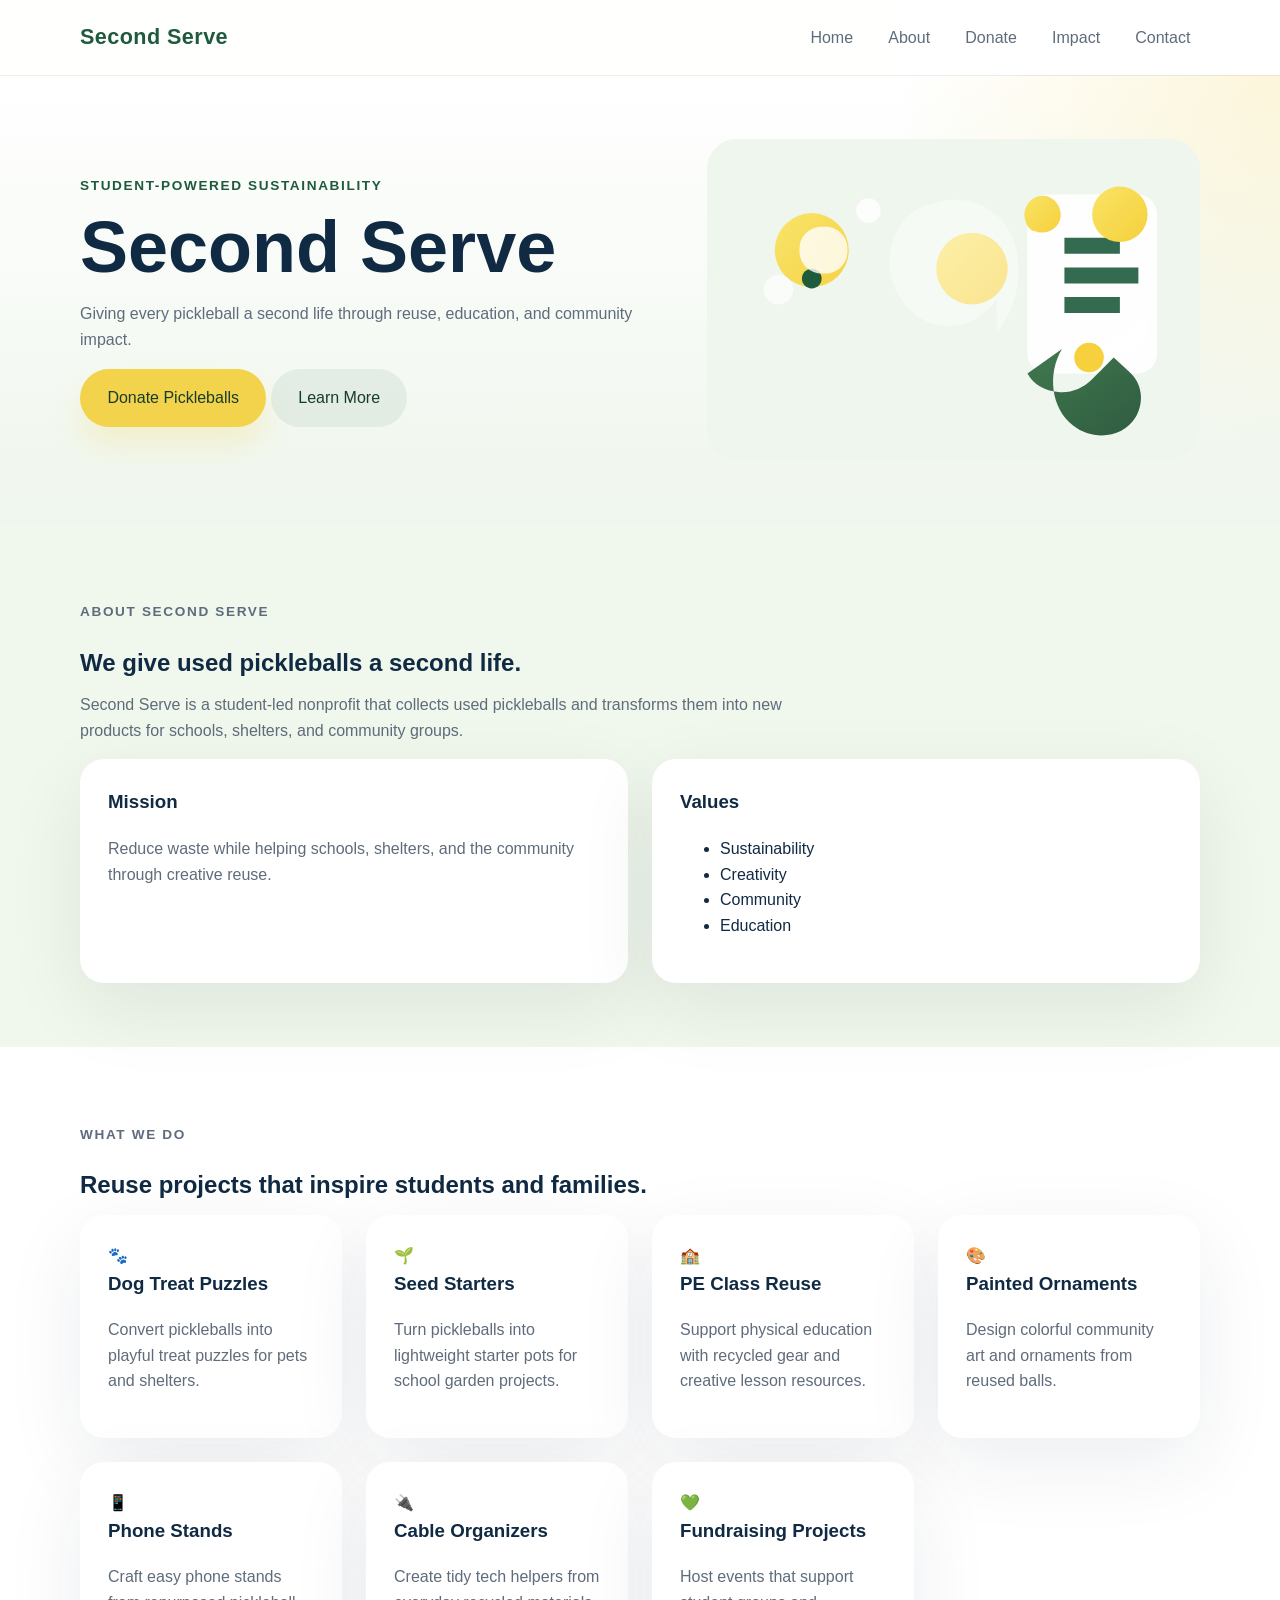
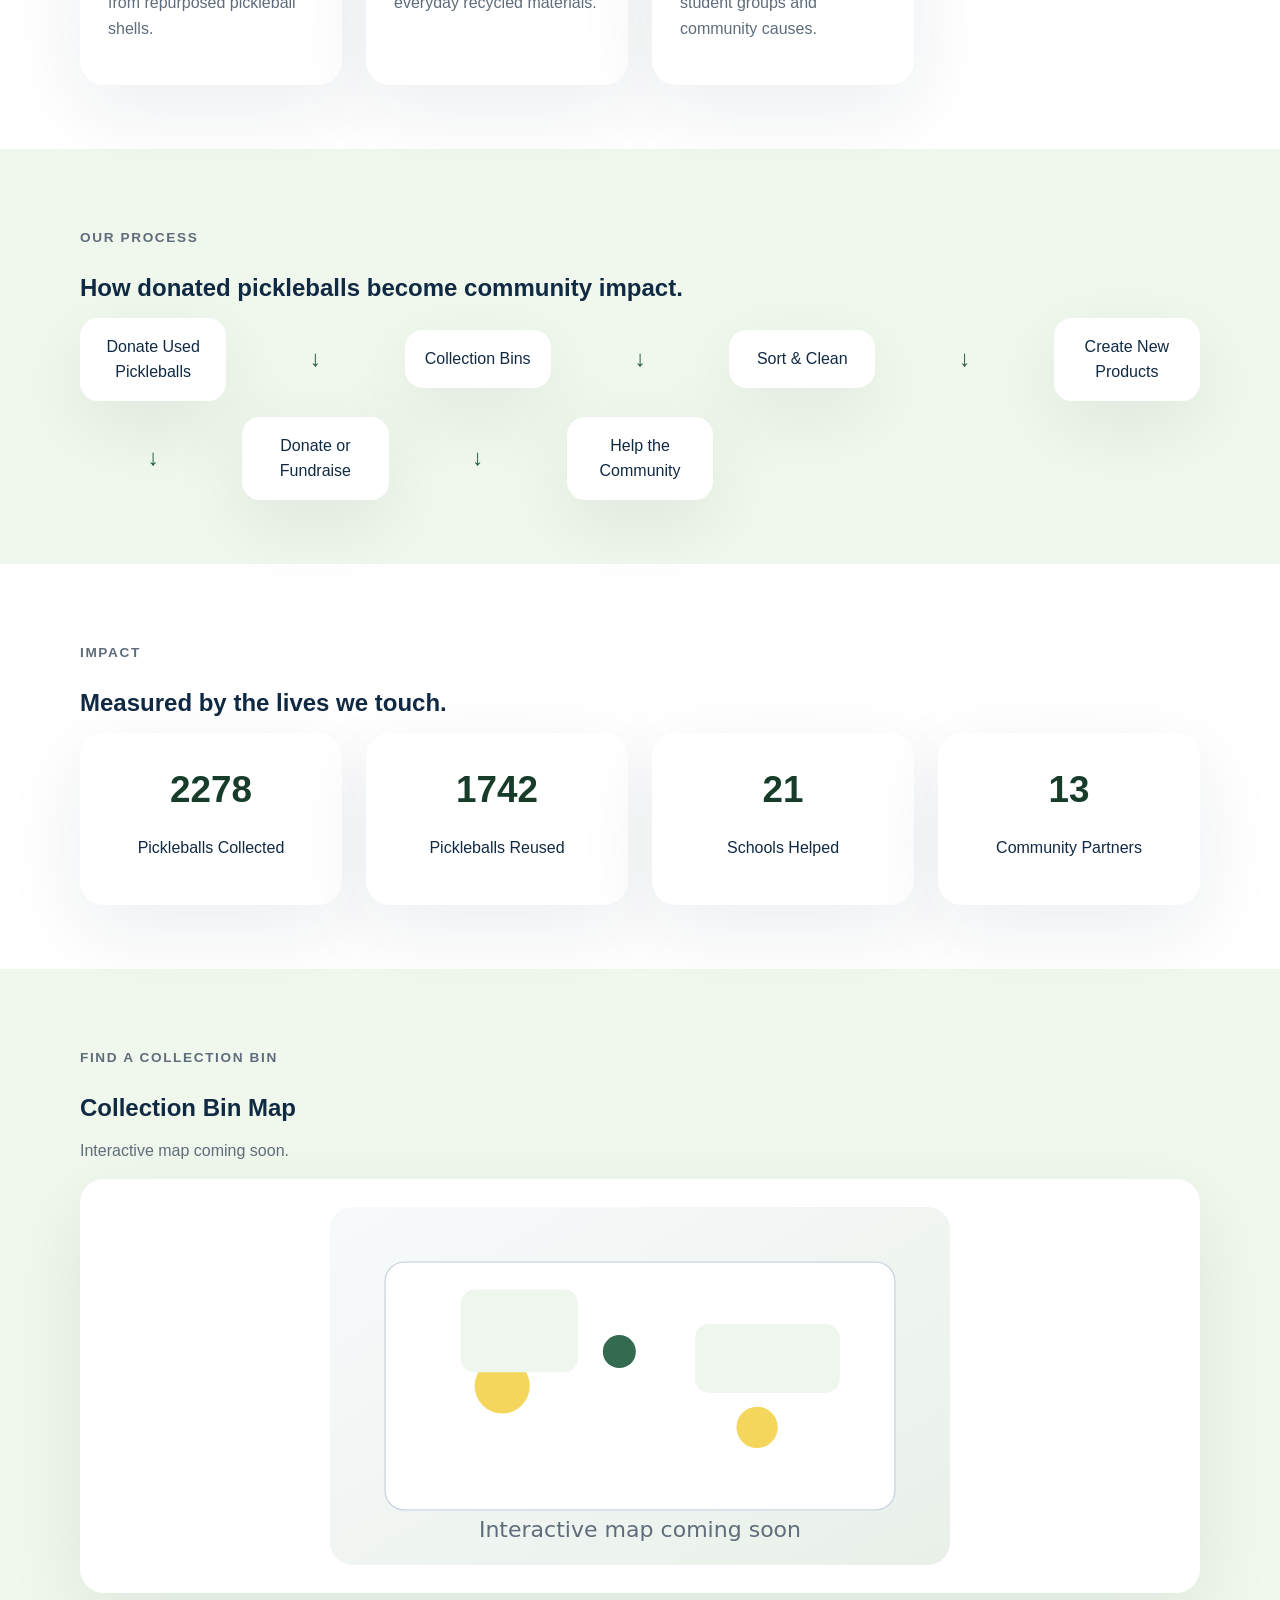
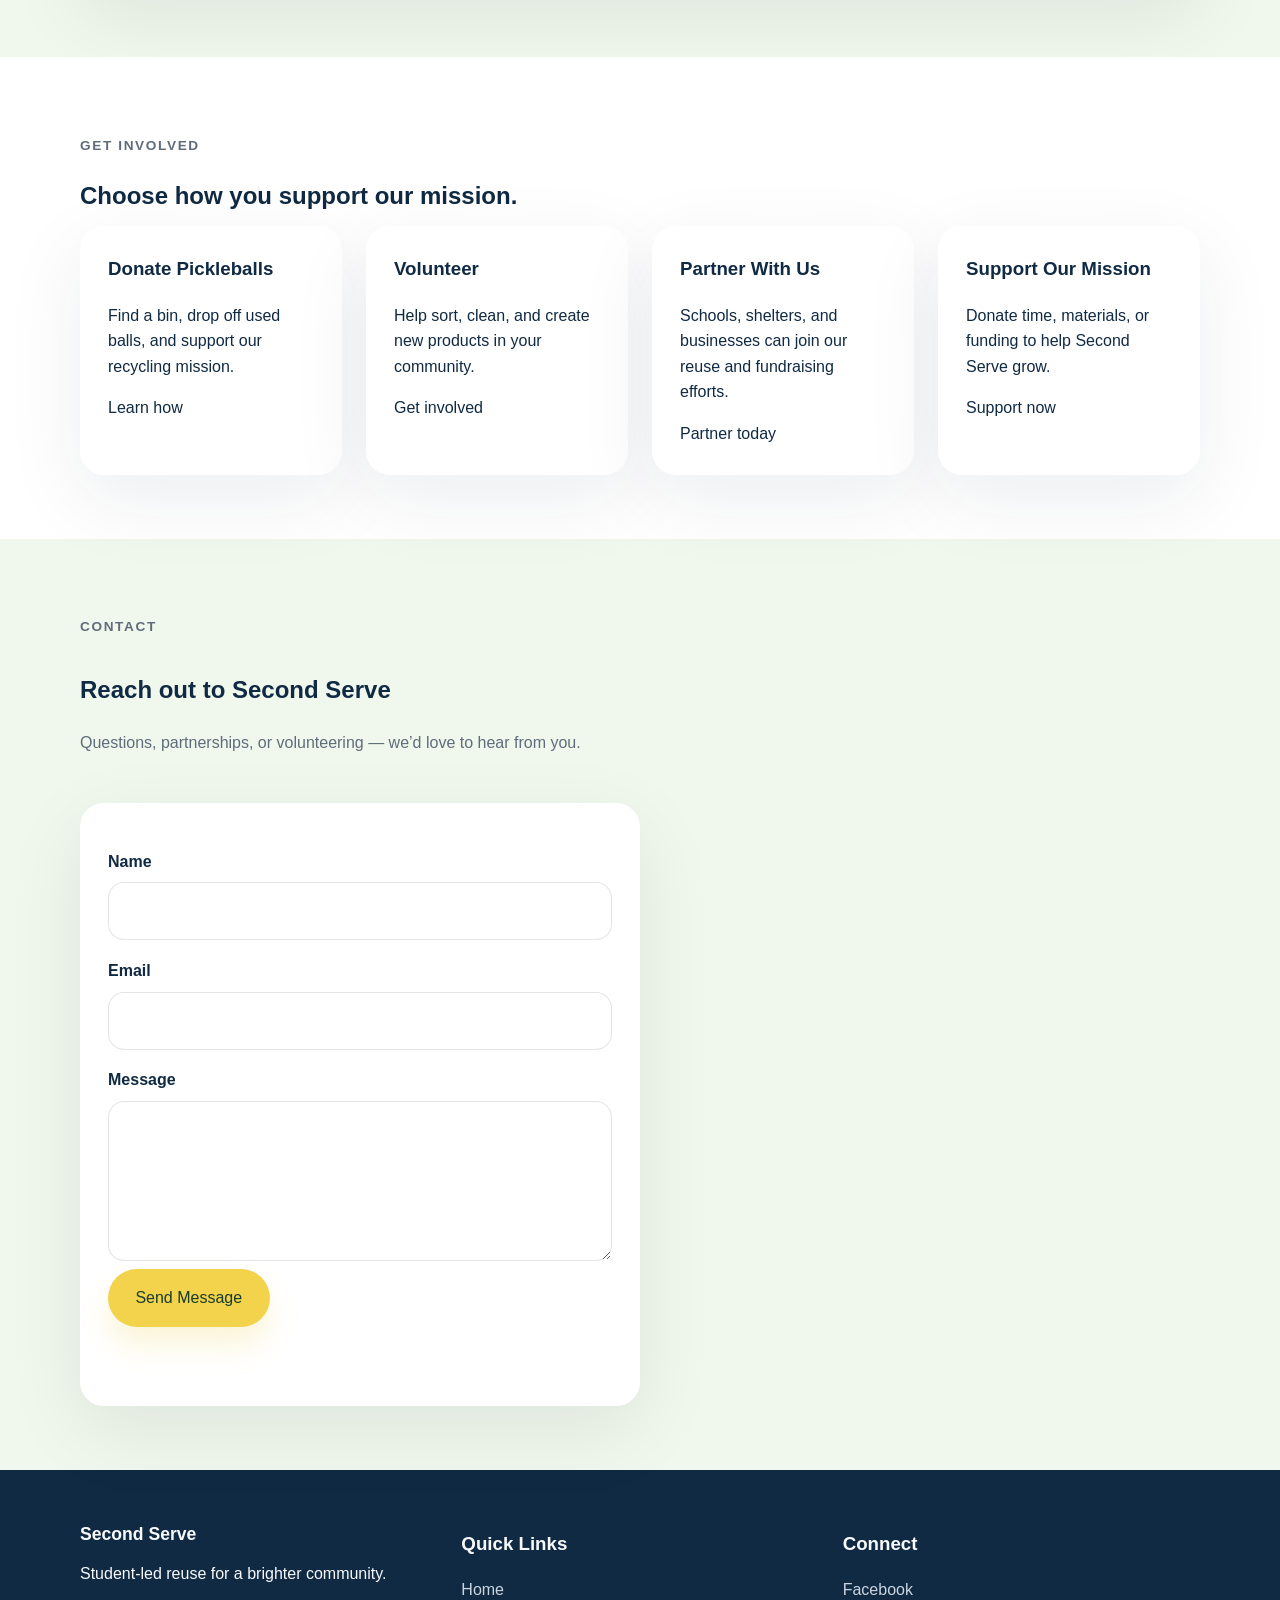
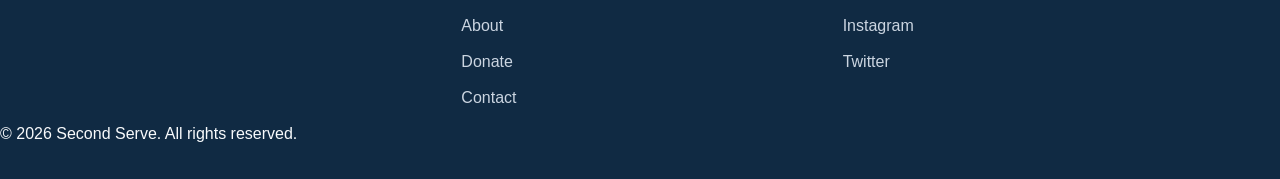
<file: index.html>
<!DOCTYPE html>
<html lang="en">
<head>
  <meta charset="UTF-8">
  <meta name="viewport" content="width=device-width, initial-scale=1.0">
  <title>Second Serve | Giving Every Pickleball a Second Life</title>
  <meta name="description" content="Second Serve is a student-led nonprofit giving used pickleballs a second life through reuse, education, and community support.">
  <meta property="og:title" content="Second Serve | Giving Every Pickleball a Second Life">
  <meta property="og:description" content="A student-run nonprofit reusing used pickleballs for schools, shelters, and community projects.">
  <meta property="og:type" content="website">
  <meta property="og:image" content="images/hero.svg">
  <link rel="icon" href="images/favicon.svg" type="image/svg+xml">
  <link rel="stylesheet" href="css/style.css">
</head>
<body>
  <header class="site-header">
    <div class="container header-inner">
      <a class="brand" href="index.html">Second Serve</a>
      <nav id="main-navigation" class="site-nav" aria-label="Main navigation">
        <a href="index.html">Home</a>
        <a href="about.html">About</a>
        <a href="donate.html">Donate</a>
        <a href="impact.html">Impact</a>
        <a href="contact.html">Contact</a>
      </nav>
    </div>
  </header>

  <main>
    <section class="hero section-primary" id="home">
      <div class="container hero-grid">
        <div class="hero-copy scroll-fade">
          <span class="eyebrow">Student-powered sustainability</span>
          <h1>Second Serve</h1>
          <p>Giving every pickleball a second life through reuse, education, and community impact.</p>
          <div class="hero-actions">
            <a class="button button-primary" href="donate.html">Donate Pickleballs</a>
            <a class="button button-secondary" href="#about">Learn More</a>
          </div>
        </div>
        <div class="hero-visual scroll-fade">
          <img src="images/hero.svg" alt="Illustration of pickleballs being transformed into new community items" loading="lazy">
        </div>
      </div>
    </section>

    <section class="section-light" id="about">
      <div class="container">
        <div class="section-header scroll-fade">
          <p class="eyebrow">About Second Serve</p>
          <h2>We give used pickleballs a second life.</h2>
          <p>Second Serve is a student-led nonprofit that collects used pickleballs and transforms them into new products for schools, shelters, and community groups.</p>
        </div>
        <div class="about-grid scroll-fade">
          <div class="feature-card">
            <h3>Mission</h3>
            <p>Reduce waste while helping schools, shelters, and the community through creative reuse.</p>
          </div>
          <div class="feature-card">
            <h3>Values</h3>
            <ul>
              <li>Sustainability</li>
              <li>Creativity</li>
              <li>Community</li>
              <li>Education</li>
            </ul>
          </div>
        </div>
      </div>
    </section>

    <section class="section-white" id="work">
      <div class="container">
        <div class="section-header scroll-fade">
          <p class="eyebrow">What We Do</p>
          <h2>Reuse projects that inspire students and families.</h2>
        </div>
        <div class="grid cards-grid">
          <article class="info-card scroll-fade">
            <div class="icon">🐾</div>
            <h3>Dog Treat Puzzles</h3>
            <p>Convert pickleballs into playful treat puzzles for pets and shelters.</p>
          </article>
          <article class="info-card scroll-fade">
            <div class="icon">🌱</div>
            <h3>Seed Starters</h3>
            <p>Turn pickleballs into lightweight starter pots for school garden projects.</p>
          </article>
          <article class="info-card scroll-fade">
            <div class="icon">🏫</div>
            <h3>PE Class Reuse</h3>
            <p>Support physical education with recycled gear and creative lesson resources.</p>
          </article>
          <article class="info-card scroll-fade">
            <div class="icon">🎨</div>
            <h3>Painted Ornaments</h3>
            <p>Design colorful community art and ornaments from reused balls.</p>
          </article>
          <article class="info-card scroll-fade">
            <div class="icon">📱</div>
            <h3>Phone Stands</h3>
            <p>Craft easy phone stands from repurposed pickleball shells.</p>
          </article>
          <article class="info-card scroll-fade">
            <div class="icon">🔌</div>
            <h3>Cable Organizers</h3>
            <p>Create tidy tech helpers from everyday recycled materials.</p>
          </article>
          <article class="info-card scroll-fade">
            <div class="icon">💚</div>
            <h3>Fundraising Projects</h3>
            <p>Host events that support student groups and community causes.</p>
          </article>
        </div>
      </div>
    </section>

    <section class="section-light" id="process">
      <div class="container">
        <div class="section-header scroll-fade">
          <p class="eyebrow">Our Process</p>
          <h2>How donated pickleballs become community impact.</h2>
        </div>
        <div class="timeline scroll-fade" aria-label="Second Serve process timeline">
          <div class="timeline-step">Donate Used Pickleballs</div>
          <div class="timeline-separator">↓</div>
          <div class="timeline-step">Collection Bins</div>
          <div class="timeline-separator">↓</div>
          <div class="timeline-step">Sort & Clean</div>
          <div class="timeline-separator">↓</div>
          <div class="timeline-step">Create New Products</div>
          <div class="timeline-separator">↓</div>
          <div class="timeline-step">Donate or Fundraise</div>
          <div class="timeline-separator">↓</div>
          <div class="timeline-step">Help the Community</div>
        </div>
      </div>
    </section>

    <section class="section-white" id="impact">
      <div class="container">
        <div class="section-header scroll-fade">
          <p class="eyebrow">Impact</p>
          <h2>Measured by the lives we touch.</h2>
        </div>
        <div class="grid impact-grid scroll-fade">
          <div class="impact-card">
            <p class="impact-value" data-target="2480">0</p>
            <p>Pickleballs Collected</p>
          </div>
          <div class="impact-card">
            <p class="impact-value" data-target="1940">0</p>
            <p>Pickleballs Reused</p>
          </div>
          <div class="impact-card">
            <p class="impact-value" data-target="22">0</p>
            <p>Schools Helped</p>
          </div>
          <div class="impact-card">
            <p class="impact-value" data-target="14">0</p>
            <p>Community Partners</p>
          </div>
        </div>
      </div>
    </section>

    <section class="section-light" id="map">
      <div class="container">
        <div class="section-header scroll-fade">
          <p class="eyebrow">Find a Collection Bin</p>
          <h2>Collection Bin Map</h2>
          <p>Interactive map coming soon.</p>
        </div>
        <div class="map-placeholder scroll-fade">
          <img src="images/map-placeholder.svg" alt="Interactive map coming soon" loading="lazy">
        </div>
      </div>
    </section>

    <section class="section-white" id="involved">
      <div class="container">
        <div class="section-header scroll-fade">
          <p class="eyebrow">Get Involved</p>
          <h2>Choose how you support our mission.</h2>
        </div>
        <div class="grid cards-grid">
          <article class="action-card scroll-fade">
            <h3>Donate Pickleballs</h3>
            <p>Find a bin, drop off used balls, and support our recycling mission.</p>
            <a href="donate.html">Learn how</a>
          </article>
          <article class="action-card scroll-fade">
            <h3>Volunteer</h3>
            <p>Help sort, clean, and create new products in your community.</p>
            <a href="contact.html">Get involved</a>
          </article>
          <article class="action-card scroll-fade">
            <h3>Partner With Us</h3>
            <p>Schools, shelters, and businesses can join our reuse and fundraising efforts.</p>
            <a href="contact.html">Partner today</a>
          </article>
          <article class="action-card scroll-fade">
            <h3>Support Our Mission</h3>
            <p>Donate time, materials, or funding to help Second Serve grow.</p>
            <a href="contact.html">Support now</a>
          </article>
        </div>
      </div>
    </section>

    <section class="section-light" id="contact">
      <div class="container contact-section scroll-fade">
        <div class="contact-copy">
          <p class="eyebrow">Contact</p>
          <h2>Reach out to Second Serve</h2>
          <p>Questions, partnerships, or volunteering — we’d love to hear from you.</p>
        </div>
        <form id="contact-form" class="contact-form" novalidate>
          <label for="name">Name</label>
          <input type="text" id="name" name="name" required>

          <label for="email">Email</label>
          <input type="email" id="email" name="email" required>

          <label for="message">Message</label>
          <textarea id="message" name="message" rows="5" required></textarea>

          <button class="button button-primary" type="submit">Send Message</button>
          <p id="form-success" class="form-success" aria-live="polite"></p>
        </form>
      </div>
    </section>
  </main>

  <footer class="site-footer">
    <div class="container footer-grid">
      <div>
        <p class="footer-brand">Second Serve</p>
        <p>Student-led reuse for a brighter community.</p>
      </div>
      <div>
        <h3>Quick Links</h3>
        <nav class="footer-nav" aria-label="Footer navigation">
          <a href="index.html">Home</a>
          <a href="about.html">About</a>
          <a href="donate.html">Donate</a>
          <a href="contact.html">Contact</a>
        </nav>
      </div>
      <div>
        <h3>Connect</h3>
        <div class="social-links">
          <a href="#" aria-label="Follow us on Facebook">Facebook</a>
          <a href="#" aria-label="Follow us on Instagram">Instagram</a>
          <a href="#" aria-label="Follow us on Twitter">Twitter</a>
        </div>
      </div>
    </div>
    <p class="copyright">© 2026 Second Serve. All rights reserved.</p>
  </footer>

  <script src="js/script.js"></script>
</body>
</html>
</file>
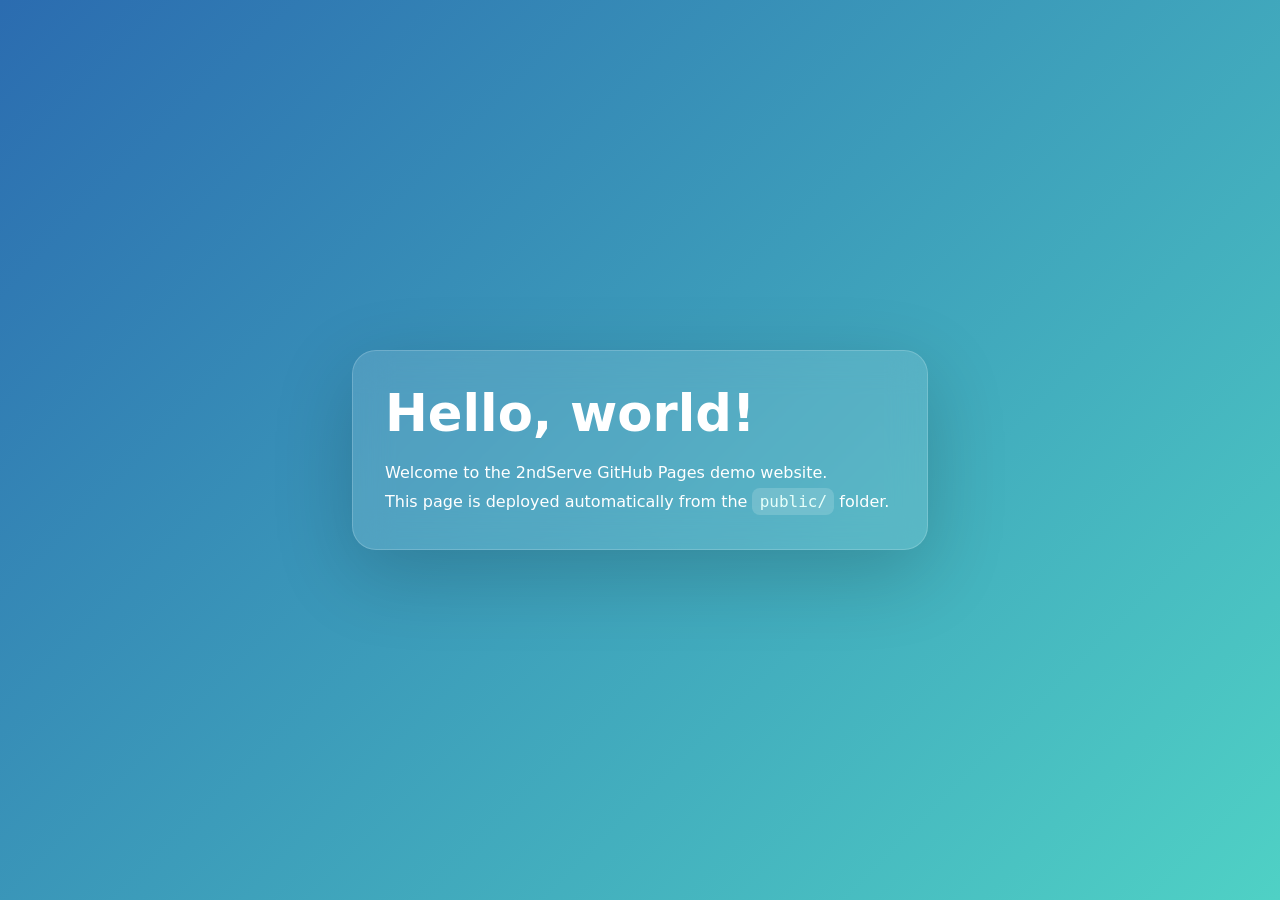
<file: public/index.html>
<!DOCTYPE html>
<html lang="en">
<head>
  <meta charset="UTF-8">
  <meta name="viewport" content="width=device-width, initial-scale=1.0">
  <title>2ndServe Hello World</title>
  <link rel="stylesheet" href="style.css">
</head>
<body>
  <main>
    <div class="card">
      <h1>Hello, world!</h1>
      <p>Welcome to the 2ndServe GitHub Pages demo website.</p>
      <p>This page is deployed automatically from the <code>public/</code> folder.</p>
    </div>
  </main>
</body>
</html>
</file>
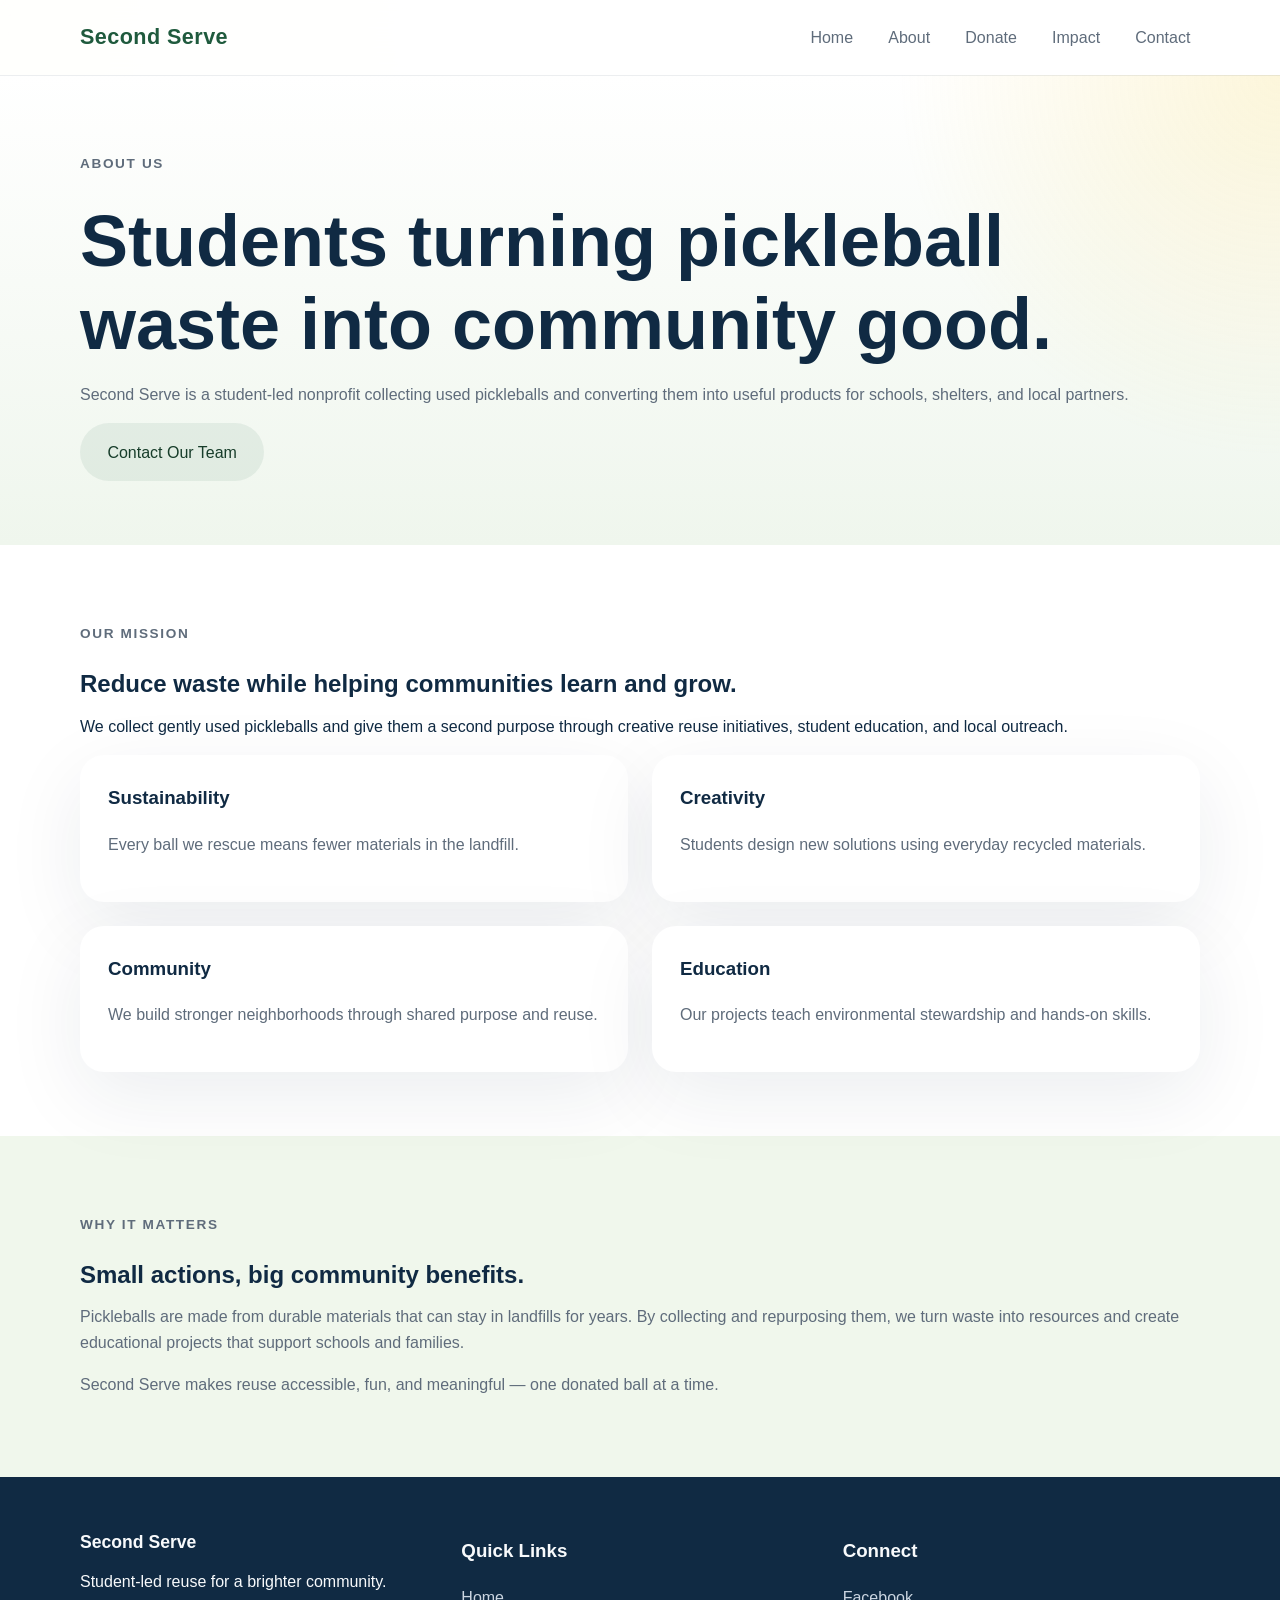
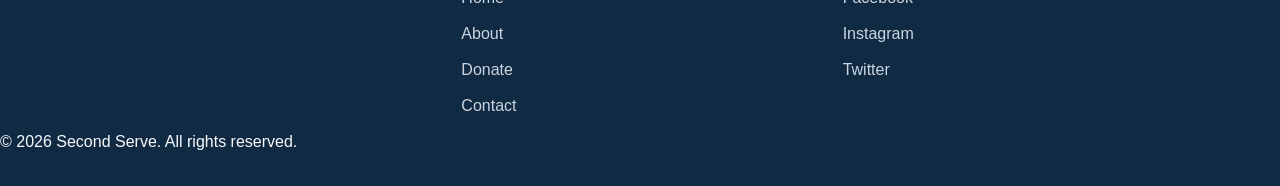
<file: about.html>
<!DOCTYPE html>
<html lang="en">
<head>
  <meta charset="UTF-8">
  <meta name="viewport" content="width=device-width, initial-scale=1.0">
  <title>About | Second Serve</title>
  <meta name="description" content="Learn about Second Serve, a student-led nonprofit that gives used pickleballs a second life for schools and communities.">
  <meta property="og:title" content="About Second Serve">
  <meta property="og:description" content="Learn about our mission, values, and community impact.">
  <link rel="icon" href="images/favicon.svg" type="image/svg+xml">
  <link rel="stylesheet" href="css/style.css">
</head>
<body>
  <header class="site-header">
    <div class="container header-inner">
      <a class="brand" href="index.html">Second Serve</a>
      <nav id="main-navigation" class="site-nav" aria-label="Main navigation">
        <a href="index.html">Home</a>
        <a href="about.html">About</a>
        <a href="donate.html">Donate</a>
        <a href="impact.html">Impact</a>
        <a href="contact.html">Contact</a>
      </nav>
    </div>
  </header>

  <main>
    <section class="section-primary page-hero">
      <div class="container">
        <div class="page-hero-copy scroll-fade">
          <p class="eyebrow">About Us</p>
          <h1>Students turning pickleball waste into community good.</h1>
          <p>Second Serve is a student-led nonprofit collecting used pickleballs and converting them into useful products for schools, shelters, and local partners.</p>
          <a class="button button-secondary" href="contact.html">Contact Our Team</a>
        </div>
      </div>
    </section>

    <section class="section-white" id="mission">
      <div class="container">
        <div class="section-header scroll-fade">
          <p class="eyebrow">Our Mission</p>
          <h2>Reduce waste while helping communities learn and grow.</h2>
        </div>
        <p class="scroll-fade">We collect gently used pickleballs and give them a second purpose through creative reuse initiatives, student education, and local outreach.</p>
        <div class="about-grid scroll-fade">
          <div class="feature-card">
            <h3>Sustainability</h3>
            <p>Every ball we rescue means fewer materials in the landfill.</p>
          </div>
          <div class="feature-card">
            <h3>Creativity</h3>
            <p>Students design new solutions using everyday recycled materials.</p>
          </div>
          <div class="feature-card">
            <h3>Community</h3>
            <p>We build stronger neighborhoods through shared purpose and reuse.</p>
          </div>
          <div class="feature-card">
            <h3>Education</h3>
            <p>Our projects teach environmental stewardship and hands-on skills.</p>
          </div>
        </div>
      </div>
    </section>

    <section class="section-light" id="story">
      <div class="container">
        <div class="section-header scroll-fade">
          <p class="eyebrow">Why It Matters</p>
          <h2>Small actions, big community benefits.</h2>
        </div>
        <div class="text-block scroll-fade">
          <p>Pickleballs are made from durable materials that can stay in landfills for years. By collecting and repurposing them, we turn waste into resources and create educational projects that support schools and families.</p>
          <p>Second Serve makes reuse accessible, fun, and meaningful — one donated ball at a time.</p>
        </div>
      </div>
    </section>
  </main>

  <footer class="site-footer">
    <div class="container footer-grid">
      <div>
        <p class="footer-brand">Second Serve</p>
        <p>Student-led reuse for a brighter community.</p>
      </div>
      <div>
        <h3>Quick Links</h3>
        <nav class="footer-nav" aria-label="Footer navigation">
          <a href="index.html">Home</a>
          <a href="about.html">About</a>
          <a href="donate.html">Donate</a>
          <a href="contact.html">Contact</a>
        </nav>
      </div>
      <div>
        <h3>Connect</h3>
        <div class="social-links">
          <a href="#">Facebook</a>
          <a href="#">Instagram</a>
          <a href="#">Twitter</a>
        </div>
      </div>
    </div>
    <p class="copyright">© 2026 Second Serve. All rights reserved.</p>
  </footer>

  <script src="js/script.js"></script>
</body>
</html>
</file>
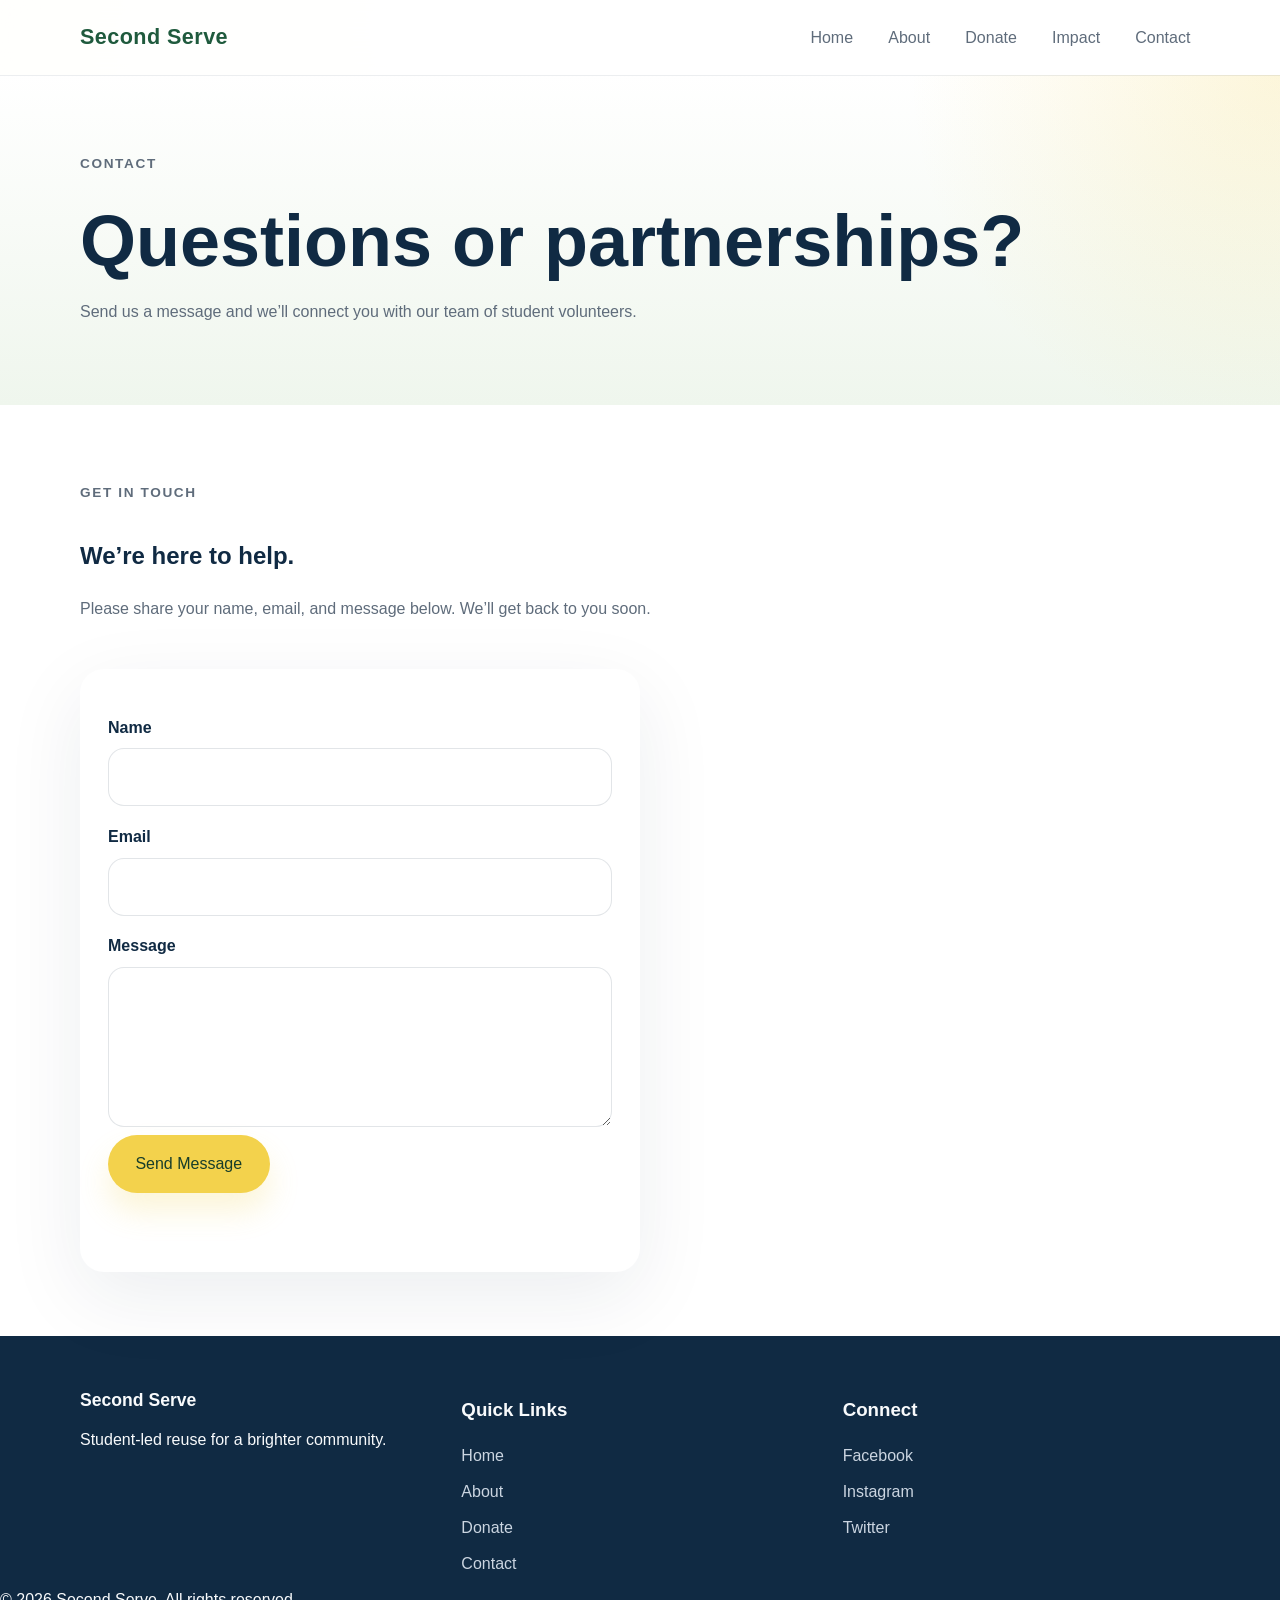
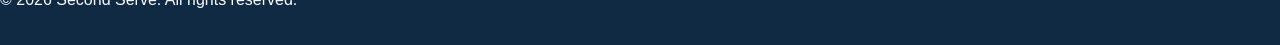
<file: contact.html>
<!DOCTYPE html>
<html lang="en">
<head>
  <meta charset="UTF-8">
  <meta name="viewport" content="width=device-width, initial-scale=1.0">
  <title>Contact | Second Serve</title>
  <meta name="description" content="Contact Second Serve to donate pickleballs, volunteer, or partner with our student-led nonprofit.">
  <meta property="og:title" content="Contact Second Serve">
  <meta property="og:description" content="Reach out to Second Serve for donations, volunteering, and partnerships.">
  <link rel="icon" href="images/favicon.svg" type="image/svg+xml">
  <link rel="stylesheet" href="css/style.css">
</head>
<body>
  <header class="site-header">
    <div class="container header-inner">
      <a class="brand" href="index.html">Second Serve</a>
      <nav id="main-navigation" class="site-nav" aria-label="Main navigation">
        <a href="index.html">Home</a>
        <a href="about.html">About</a>
        <a href="donate.html">Donate</a>
        <a href="impact.html">Impact</a>
        <a href="contact.html">Contact</a>
      </nav>
    </div>
  </header>

  <main>
    <section class="section-primary page-hero">
      <div class="container">
        <div class="page-hero-copy scroll-fade">
          <p class="eyebrow">Contact</p>
          <h1>Questions or partnerships?</h1>
          <p>Send us a message and we’ll connect you with our team of student volunteers.</p>
        </div>
      </div>
    </section>

    <section class="section-white" id="contact-form-section">
      <div class="container contact-section scroll-fade">
        <div class="contact-copy">
          <p class="eyebrow">Get in touch</p>
          <h2>We’re here to help.</h2>
          <p>Please share your name, email, and message below. We’ll get back to you soon.</p>
        </div>
        <form id="contact-form" class="contact-form" novalidate>
          <label for="name">Name</label>
          <input type="text" id="name" name="name" required>

          <label for="email">Email</label>
          <input type="email" id="email" name="email" required>

          <label for="message">Message</label>
          <textarea id="message" name="message" rows="5" required></textarea>

          <button class="button button-primary" type="submit">Send Message</button>
          <p id="form-success" class="form-success" aria-live="polite"></p>
        </form>
      </div>
    </section>
  </main>

  <footer class="site-footer">
    <div class="container footer-grid">
      <div>
        <p class="footer-brand">Second Serve</p>
        <p>Student-led reuse for a brighter community.</p>
      </div>
      <div>
        <h3>Quick Links</h3>
        <nav class="footer-nav" aria-label="Footer navigation">
          <a href="index.html">Home</a>
          <a href="about.html">About</a>
          <a href="donate.html">Donate</a>
          <a href="contact.html">Contact</a>
        </nav>
      </div>
      <div>
        <h3>Connect</h3>
        <div class="social-links">
          <a href="#">Facebook</a>
          <a href="#">Instagram</a>
          <a href="#">Twitter</a>
        </div>
      </div>
    </div>
    <p class="copyright">© 2026 Second Serve. All rights reserved.</p>
  </footer>

  <script src="js/script.js"></script>
</body>
</html>
</file>
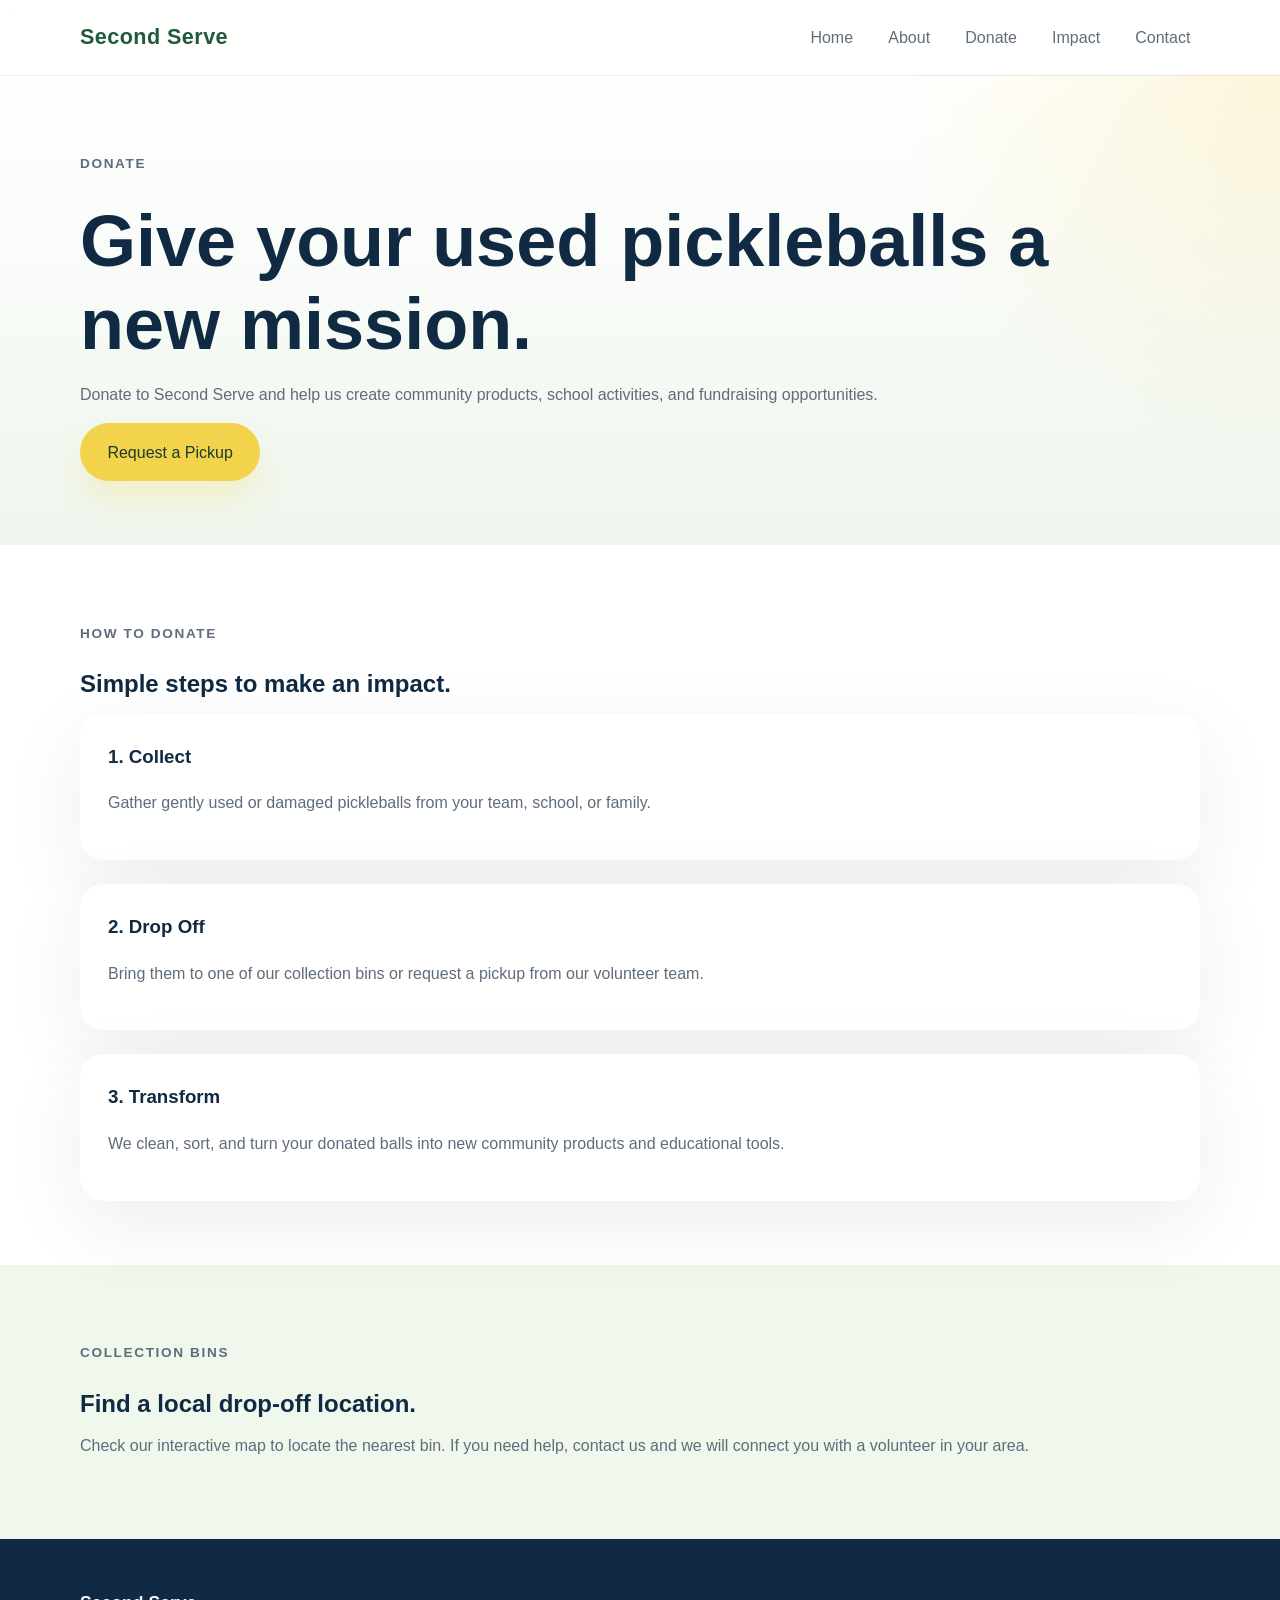
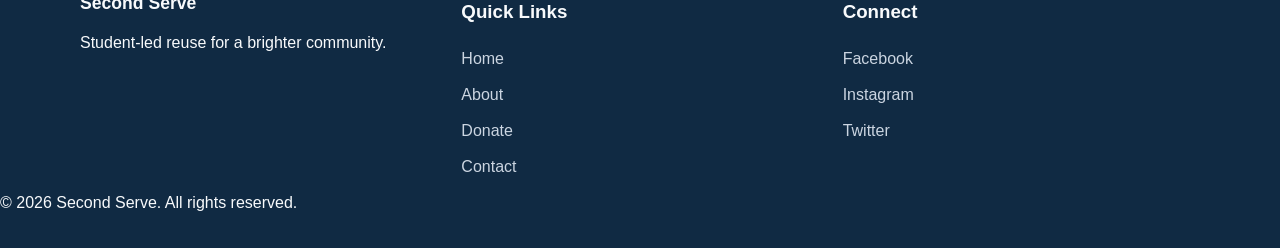
<file: donate.html>
<!DOCTYPE html>
<html lang="en">
<head>
  <meta charset="UTF-8">
  <meta name="viewport" content="width=device-width, initial-scale=1.0">
  <title>Donate | Second Serve</title>
  <meta name="description" content="Donate used pickleballs to Second Serve and help us create new products for schools, shelters, and community partners.">
  <meta property="og:title" content="Donate to Second Serve">
  <meta property="og:description" content="Learn how to donate used pickleballs and support our creative reuse mission.">
  <link rel="icon" href="images/favicon.svg" type="image/svg+xml">
  <link rel="stylesheet" href="css/style.css">
</head>
<body>
  <header class="site-header">
    <div class="container header-inner">
      <a class="brand" href="index.html">Second Serve</a>
      <nav id="main-navigation" class="site-nav" aria-label="Main navigation">
        <a href="index.html">Home</a>
        <a href="about.html">About</a>
        <a href="donate.html">Donate</a>
        <a href="impact.html">Impact</a>
        <a href="contact.html">Contact</a>
      </nav>
    </div>
  </header>

  <main>
    <section class="section-primary page-hero">
      <div class="container">
        <div class="page-hero-copy scroll-fade">
          <p class="eyebrow">Donate</p>
          <h1>Give your used pickleballs a new mission.</h1>
          <p>Donate to Second Serve and help us create community products, school activities, and fundraising opportunities.</p>
          <a class="button button-primary" href="contact.html">Request a Pickup</a>
        </div>
      </div>
    </section>

    <section class="section-white" id="donation-guide">
      <div class="container">
        <div class="section-header scroll-fade">
          <p class="eyebrow">How to Donate</p>
          <h2>Simple steps to make an impact.</h2>
        </div>
        <div class="grid guide-grid scroll-fade">
          <div class="guide-card">
            <h3>1. Collect</h3>
            <p>Gather gently used or damaged pickleballs from your team, school, or family.</p>
          </div>
          <div class="guide-card">
            <h3>2. Drop Off</h3>
            <p>Bring them to one of our collection bins or request a pickup from our volunteer team.</p>
          </div>
          <div class="guide-card">
            <h3>3. Transform</h3>
            <p>We clean, sort, and turn your donated balls into new community products and educational tools.</p>
          </div>
        </div>
      </div>
    </section>

    <section class="section-light" id="bins">
      <div class="container">
        <div class="section-header scroll-fade">
          <p class="eyebrow">Collection Bins</p>
          <h2>Find a local drop-off location.</h2>
        </div>
        <div class="text-block scroll-fade">
          <p>Check our interactive map to locate the nearest bin. If you need help, contact us and we will connect you with a volunteer in your area.</p>
        </div>
      </div>
    </section>
  </main>

  <footer class="site-footer">
    <div class="container footer-grid">
      <div>
        <p class="footer-brand">Second Serve</p>
        <p>Student-led reuse for a brighter community.</p>
      </div>
      <div>
        <h3>Quick Links</h3>
        <nav class="footer-nav" aria-label="Footer navigation">
          <a href="index.html">Home</a>
          <a href="about.html">About</a>
          <a href="donate.html">Donate</a>
          <a href="contact.html">Contact</a>
        </nav>
      </div>
      <div>
        <h3>Connect</h3>
        <div class="social-links">
          <a href="#">Facebook</a>
          <a href="#">Instagram</a>
          <a href="#">Twitter</a>
        </div>
      </div>
    </div>
    <p class="copyright">© 2026 Second Serve. All rights reserved.</p>
  </footer>

  <script src="js/script.js"></script>
</body>
</html>
</file>
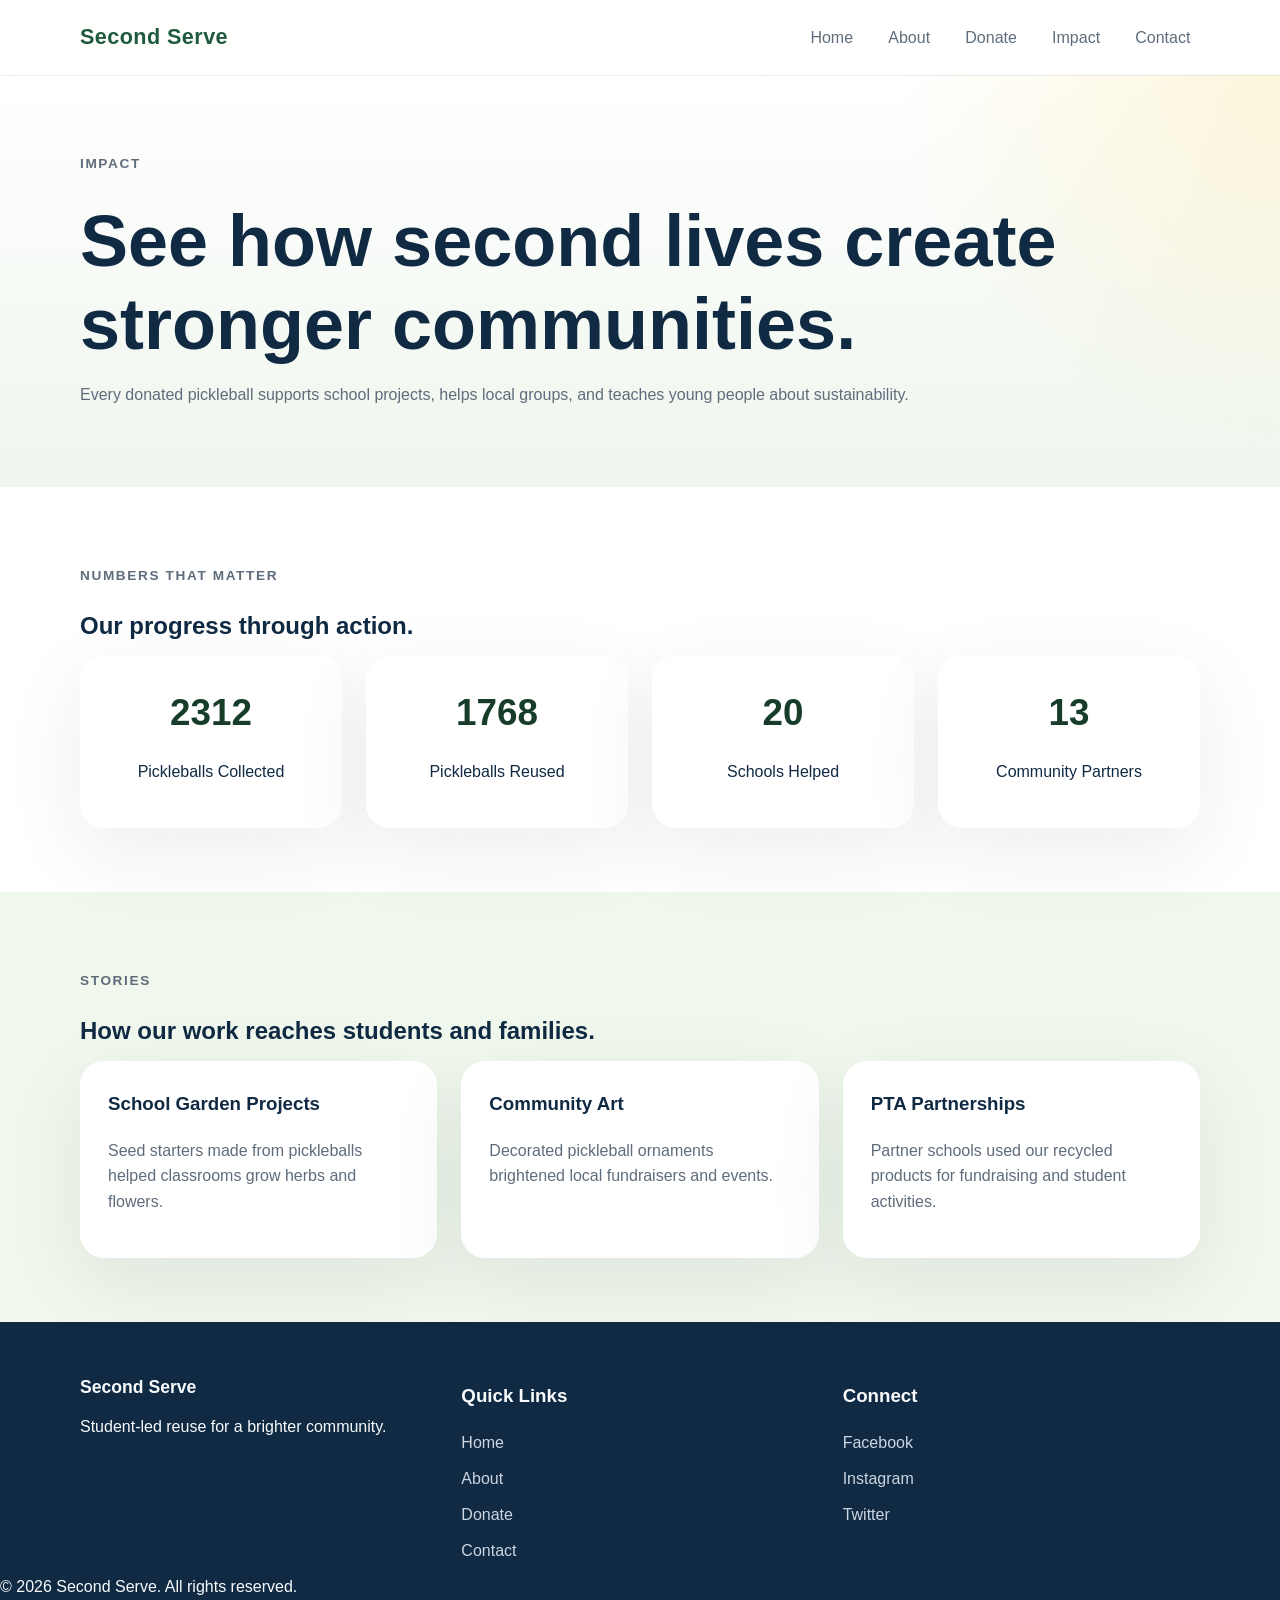
<file: impact.html>
<!DOCTYPE html>
<html lang="en">
<head>
  <meta charset="UTF-8">
  <meta name="viewport" content="width=device-width, initial-scale=1.0">
  <title>Impact | Second Serve</title>
  <meta name="description" content="Explore the impact of Second Serve on schools, students, and community partners through reused pickleballs.">
  <meta property="og:title" content="Second Serve Impact">
  <meta property="og:description" content="See the measurable benefits of our student-led reuse projects.">
  <link rel="icon" href="images/favicon.svg" type="image/svg+xml">
  <link rel="stylesheet" href="css/style.css">
</head>
<body>
  <header class="site-header">
    <div class="container header-inner">
      <a class="brand" href="index.html">Second Serve</a>
      <nav id="main-navigation" class="site-nav" aria-label="Main navigation">
        <a href="index.html">Home</a>
        <a href="about.html">About</a>
        <a href="donate.html">Donate</a>
        <a href="impact.html">Impact</a>
        <a href="contact.html">Contact</a>
      </nav>
    </div>
  </header>

  <main>
    <section class="section-primary page-hero">
      <div class="container">
        <div class="page-hero-copy scroll-fade">
          <p class="eyebrow">Impact</p>
          <h1>See how second lives create stronger communities.</h1>
          <p>Every donated pickleball supports school projects, helps local groups, and teaches young people about sustainability.</p>
        </div>
      </div>
    </section>

    <section class="section-white" id="metrics">
      <div class="container">
        <div class="section-header scroll-fade">
          <p class="eyebrow">Numbers That Matter</p>
          <h2>Our progress through action.</h2>
        </div>
        <div class="grid impact-grid scroll-fade">
          <div class="impact-card">
            <p class="impact-value" data-target="2480">0</p>
            <p>Pickleballs Collected</p>
          </div>
          <div class="impact-card">
            <p class="impact-value" data-target="1940">0</p>
            <p>Pickleballs Reused</p>
          </div>
          <div class="impact-card">
            <p class="impact-value" data-target="22">0</p>
            <p>Schools Helped</p>
          </div>
          <div class="impact-card">
            <p class="impact-value" data-target="14">0</p>
            <p>Community Partners</p>
          </div>
        </div>
      </div>
    </section>

    <section class="section-light" id="stories">
      <div class="container">
        <div class="section-header scroll-fade">
          <p class="eyebrow">Stories</p>
          <h2>How our work reaches students and families.</h2>
        </div>
        <div class="grid cards-grid">
          <article class="story-card scroll-fade">
            <h3>School Garden Projects</h3>
            <p>Seed starters made from pickleballs helped classrooms grow herbs and flowers.</p>
          </article>
          <article class="story-card scroll-fade">
            <h3>Community Art</h3>
            <p>Decorated pickleball ornaments brightened local fundraisers and events.</p>
          </article>
          <article class="story-card scroll-fade">
            <h3>PTA Partnerships</h3>
            <p>Partner schools used our recycled products for fundraising and student activities.</p>
          </article>
        </div>
      </div>
    </section>
  </main>

  <footer class="site-footer">
    <div class="container footer-grid">
      <div>
        <p class="footer-brand">Second Serve</p>
        <p>Student-led reuse for a brighter community.</p>
      </div>
      <div>
        <h3>Quick Links</h3>
        <nav class="footer-nav" aria-label="Footer navigation">
          <a href="index.html">Home</a>
          <a href="about.html">About</a>
          <a href="donate.html">Donate</a>
          <a href="contact.html">Contact</a>
        </nav>
      </div>
      <div>
        <h3>Connect</h3>
        <div class="social-links">
          <a href="#">Facebook</a>
          <a href="#">Instagram</a>
          <a href="#">Twitter</a>
        </div>
      </div>
    </div>
    <p class="copyright">© 2026 Second Serve. All rights reserved.</p>
  </footer>

  <script src="js/script.js"></script>
</body>
</html>
</file>
<file: css/style.css>
/* Global styles */
:root {
  color-scheme: light;
  font-family: "Segoe UI", "Segoe UI Variable", "Helvetica Neue", Arial, sans-serif;
  font-size: 16px;
  line-height: 1.6;
  color: #102a43;
  background: #f7fafc;
  --bg: #f7fafc;
  --surface: #ffffff;
  --surface-alt: #f0f7ec;
  --primary: #f3d24c;
  --primary-dark: #d6b331;
  --accent: #1f5a3d;
  --accent-dark: #173d2a;
  --text: #102a43;
  --muted: #5f6c7b;
  --shadow: 0 24px 80px rgba(16, 42, 67, 0.08);
  --radius: 24px;
}

* {
  box-sizing: border-box;
}

html {
  scroll-behavior: smooth;
}

body {
  margin: 0;
  background: radial-gradient(circle at top left, rgba(243, 210, 76, 0.15), transparent 26%),
    linear-gradient(180deg, #f7fafc 0%, #f0f7ec 100%);
  color: var(--text);
}

img {
  max-width: 100%;
  display: block;
}

a {
  color: inherit;
  text-decoration: none;
}

button,
input,
textarea {
  font: inherit;
}

button {
  cursor: pointer;
}

::selection {
  background: rgba(243, 210, 76, 0.35);
}

.sr-only {
  position: absolute;
  width: 1px;
  height: 1px;
  margin: -1px;
  padding: 0;
  border: 0;
  overflow: hidden;
  clip: rect(0 0 0 0);
  clip-path: inset(50%);
  white-space: nowrap;
}

.container {
  width: min(1120px, calc(100% - 2rem));
  margin: 0 auto;
}

.site-header {
  position: sticky;
  top: 0;
  z-index: 20;
  background: rgba(255, 255, 255, 0.92);
  backdrop-filter: blur(18px);
  box-shadow: 0 1px 0 rgba(16, 42, 67, 0.08);
}

.header-inner {
  display: flex;
  align-items: center;
  justify-content: space-between;
  gap: 1rem;
  padding: 1rem 0;
}

.brand {
  font-family: "Trebuchet MS", "Segoe UI", "Segoe UI Variable", sans-serif;
  font-weight: 900;
  font-size: 1.35rem;
  letter-spacing: 0.02em;
  color: var(--accent);
}

.site-nav {
  display: flex;
  flex-wrap: wrap;
  gap: 1rem;
}

.site-nav a {
  color: var(--muted);
  padding: 0.55rem 0.6rem;
  border-radius: 999px;
}

.site-nav a:hover,
.site-nav a:focus-visible {
  background: rgba(31, 90, 61, 0.08);
  color: var(--accent);
  outline: none;
}


.hero,
.page-hero {
  padding: 4rem 0;
}

.hero-grid,
.about-grid,
.cards-grid,
.impact-grid,
.guide-grid,
.footer-grid {
  display: grid;
  gap: 1.5rem;
}

.hero-grid {
  grid-template-columns: 1.1fr 0.9fr;
  align-items: center;
}

.hero-copy h1,
.page-hero-copy h1 {
  font-size: clamp(2.75rem, 6vw, 4.5rem);
  margin: 0.75rem 0 1rem;
  line-height: 1.05;
}

.hero-copy p,
.page-hero-copy p,
.section-header p,
.text-block p,
.feature-card p,
.info-card p,
.guide-card p,
.story-card p,
.contact-copy p {
  color: var(--muted);
}

.eyebrow {
  display: inline-flex;
  align-items: center;
  gap: 0.5rem;
  font-size: 0.85rem;
  font-weight: 700;
  letter-spacing: 0.12em;
  text-transform: uppercase;
  color: var(--accent);
}

.button {
  display: inline-flex;
  align-items: center;
  justify-content: center;
  padding: 0.95rem 1.65rem;
  border-radius: 999px;
  border: 1px solid transparent;
  transition: transform 180ms ease, background-color 180ms ease, color 180ms ease, box-shadow 180ms ease;
}

.button:hover,
.button:focus-visible {
  transform: translateY(-1px);
  outline: none;
}

.button-primary {
  background: var(--primary);
  color: var(--accent-dark);
  box-shadow: 0 18px 30px rgba(243, 210, 76, 0.22);
}

.button-secondary {
  background: rgba(31, 90, 61, 0.08);
  color: var(--accent-dark);
}

.section-primary {
  background: radial-gradient(circle at top right, rgba(243, 210, 76, 0.2), transparent 28%),
    linear-gradient(180deg, #ffffff 0%, #eff6ed 100%);
}

.section-light,
.section-white {
  padding: 4rem 0;
}

.section-white {
  background: var(--surface);
}

.section-light {
  background: var(--surface-alt);
}

.section-header h2,
.page-hero h1 {
  margin: 0.75rem 0 1rem;
  line-height: 1.15;
}

.section-header {
  max-width: 720px;
}

.about-grid {
  grid-template-columns: repeat(2, minmax(0, 1fr));
}

.feature-card,
.info-card,
.action-card,
.story-card,
.guide-card,
.impact-card,
.map-placeholder,
.contact-form {
  background: var(--surface);
  border-radius: var(--radius);
  box-shadow: var(--shadow);
  padding: 1.75rem;
}

.feature-card h3,
.info-card h3,
.action-card h3,
.story-card h3,
.guide-card h3 {
  margin-top: 0;
}

.info-card,
.action-card,
.story-card,
.guide-card,
.impact-card {
  transition: transform 180ms ease, box-shadow 180ms ease, border-color 180ms ease;
}

.info-card:hover,
.action-card:hover,
.story-card:hover,
.guide-card:hover {
  transform: translateY(-6px);
  box-shadow: 0 26px 60px rgba(16, 42, 67, 0.12);
}

.cards-grid {
  grid-template-columns: repeat(auto-fit, minmax(220px, 1fr));
}

.timeline {
  display: grid;
  grid-template-columns: repeat(7, minmax(0, 1fr));
  gap: 1rem;
  align-items: center;
}

.timeline-step,
.timeline-separator {
  padding: 1rem;
  text-align: center;
}

.timeline-step {
  background: var(--surface);
  border-radius: 18px;
  box-shadow: var(--shadow);
}

.timeline-separator {
  color: var(--accent);
  font-size: 1.4rem;
}

.impact-grid {
  grid-template-columns: repeat(auto-fit, minmax(190px, 1fr));
}

.impact-card {
  text-align: center;
}

.impact-value {
  font-size: 2.3rem;
  font-weight: 700;
  margin: 0 0 0.5rem;
  color: var(--accent-dark);
}

.map-placeholder {
  min-height: 280px;
  display: grid;
  place-items: center;
}

.map-placeholder img {
  width: min(100%, 620px);
}

.contact-section {
  display: grid;
  gap: 2rem;
}

.contact-form {
  max-width: 560px;
}

.contact-form label {
  display: block;
  margin-top: 1.1rem;
  margin-bottom: 0.5rem;
  font-weight: 700;
}

.contact-form input,
.contact-form textarea {
  width: 100%;
  border: 1px solid rgba(16, 42, 67, 0.12);
  border-radius: 16px;
  padding: 0.95rem 1rem;
  background: #fff;
}

.contact-form input:focus,
.contact-form textarea:focus {
  outline: 2px solid rgba(243, 210, 76, 0.45);
  outline-offset: 2px;
}

.form-success {
  margin-top: 1rem;
  color: #166534;
  font-weight: 600;
  min-height: 1.2rem;
}

.site-footer {
  background: #102a43;
  color: #f8fafc;
  padding: 2.5rem 0 2rem;
}

.footer-grid {
  grid-template-columns: repeat(auto-fit, minmax(220px, 1fr));
}

.footer-brand {
  font-size: 1.1rem;
  font-weight: 700;
  margin-bottom: 0.8rem;
}

.footer-nav,
.social-links {
  display: grid;
  gap: 0.65rem;
}

.footer-nav a,
.social-links a {
  color: #cbd5e1;
}

.footer-nav a:hover,
.social-links a:hover {
  color: #ffffff;
}

footer p {
  margin: 0.65rem 0 0;
}

@media (max-width: 900px) {
  .hero-grid,
  .timeline {
    grid-template-columns: 1fr;
  }

  .timeline {
    grid-template-columns: 1fr;
  }
}

@media (max-width: 720px) {
  .hero,
  .page-hero,
  .section-light,
  .section-white {
    padding: 3rem 0;
  }

  .header-inner {
    flex-wrap: wrap;
  }

  .site-nav {
    display: flex;
    width: 100%;
    flex-direction: column;
    padding: 1rem 0;
  }

  .contact-section {
    grid-template-columns: 1fr;
  }
}

@media (prefers-reduced-motion: reduce) {
  *,
  *::before,
  *::after {
    animation-duration: 0.01ms !important;
    animation-iteration-count: 1 !important;
    transition-duration: 0.01ms !important;
    scroll-behavior: auto !important;
  }
}
</file>
<file: public/style.css>
* {
  box-sizing: border-box;
  margin: 0;
  padding: 0;
}

body {
  min-height: 100vh;
  display: flex;
  align-items: center;
  justify-content: center;
  font-family: Inter, system-ui, sans-serif;
  background: linear-gradient(135deg, #2b6cb0, #4fd1c5);
  color: #fff;
}

main {
  width: 100%;
  max-width: 640px;
  padding: 2rem;
}

.card {
  background: rgba(255, 255, 255, 0.12);
  border: 1px solid rgba(255, 255, 255, 0.18);
  border-radius: 24px;
  padding: 2rem;
  box-shadow: 0 24px 80px rgba(0, 0, 0, 0.18);
  backdrop-filter: blur(18px);
}

h1 {
  font-size: clamp(2rem, 4vw, 4rem);
  margin-bottom: 1rem;
}

p {
  line-height: 1.8;
  font-size: 1rem;
}

code {
  background: rgba(255, 255, 255, 0.16);
  border-radius: 8px;
  padding: 0.25rem 0.45rem;
  color: #e6fffa;
}
</file>
